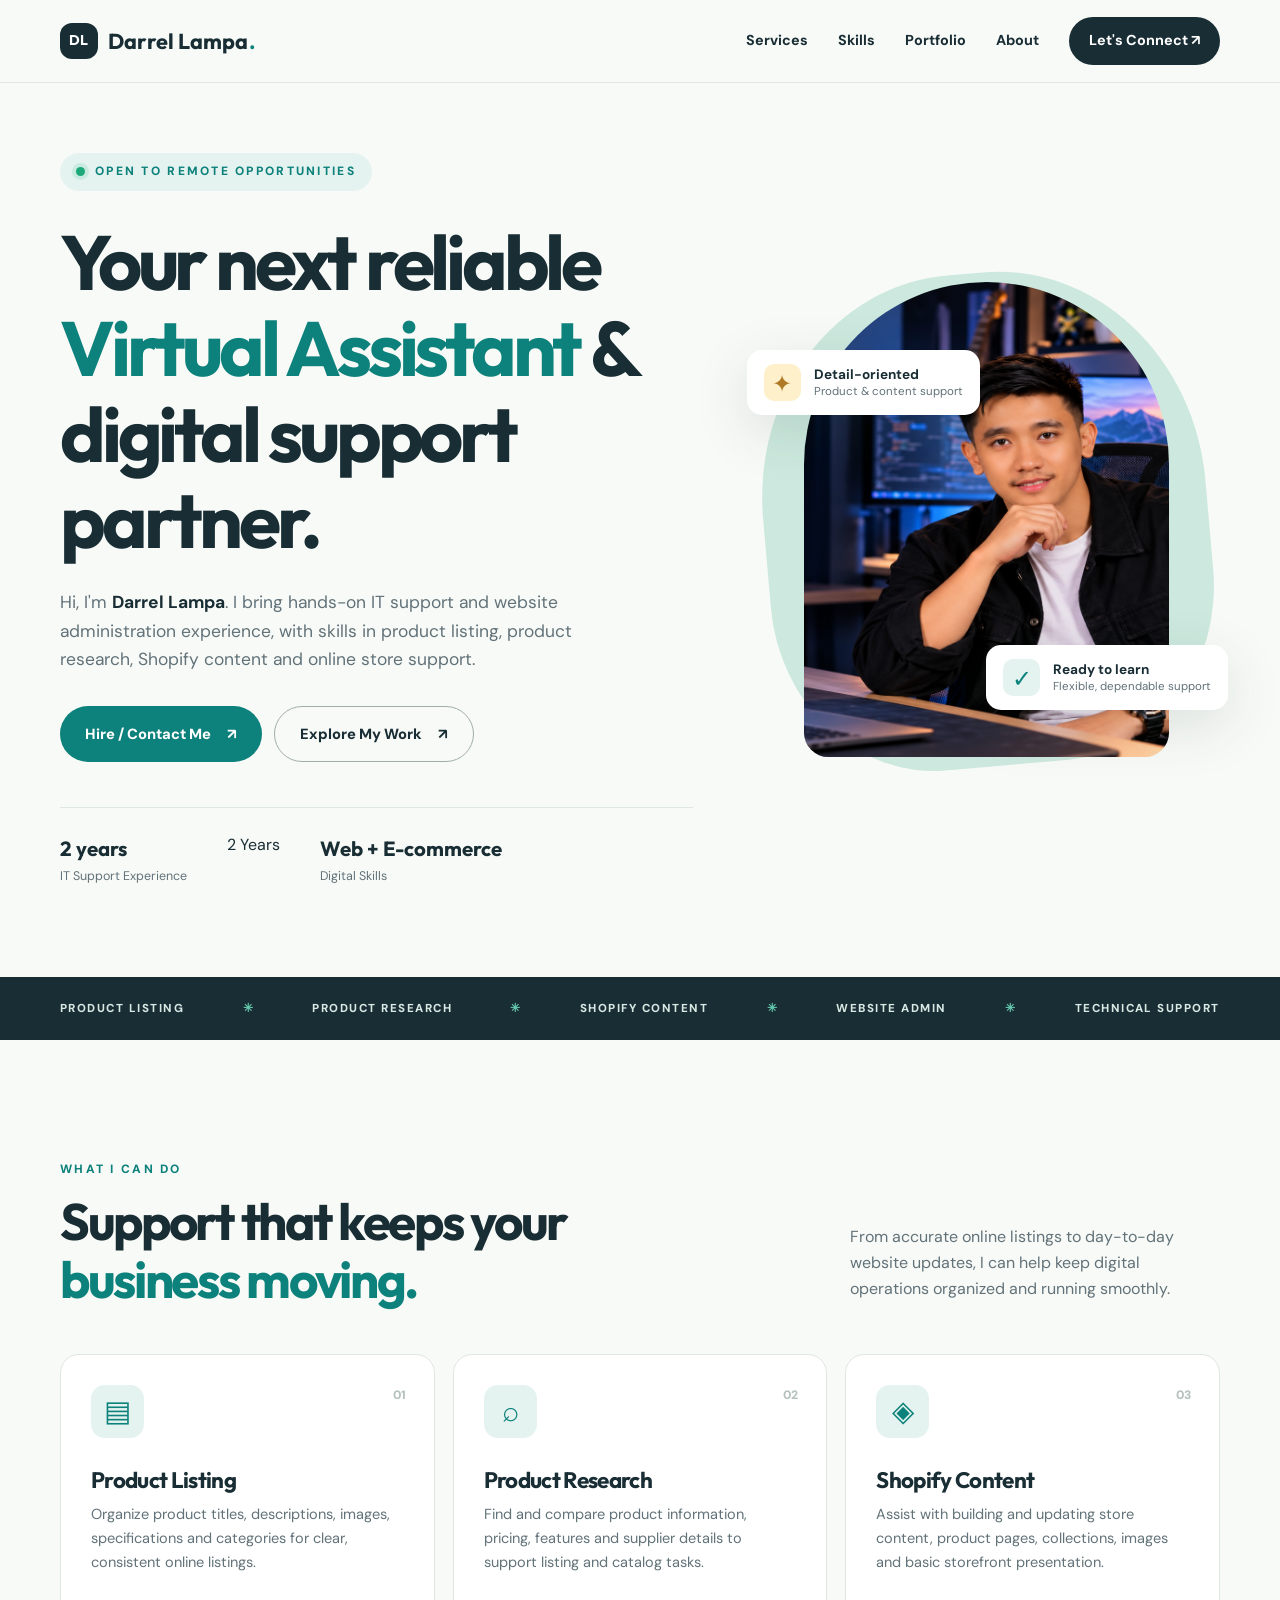
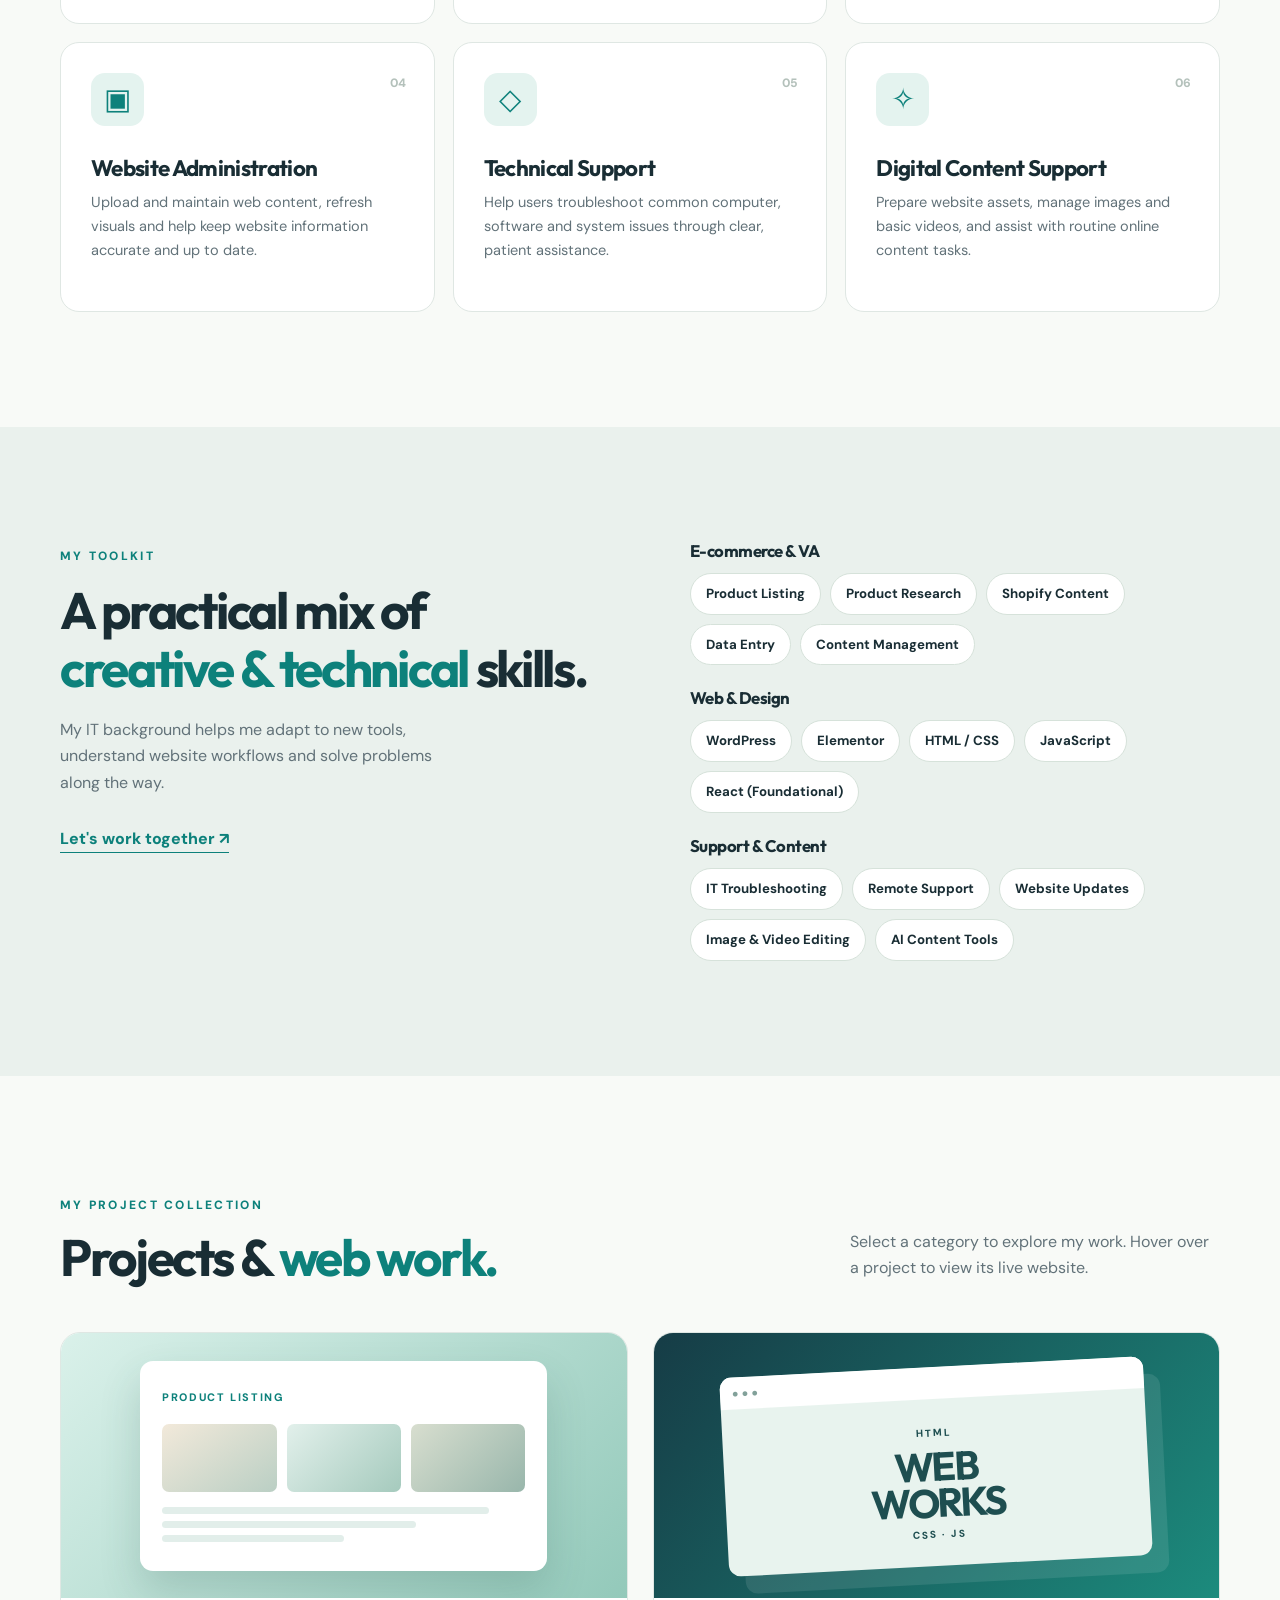
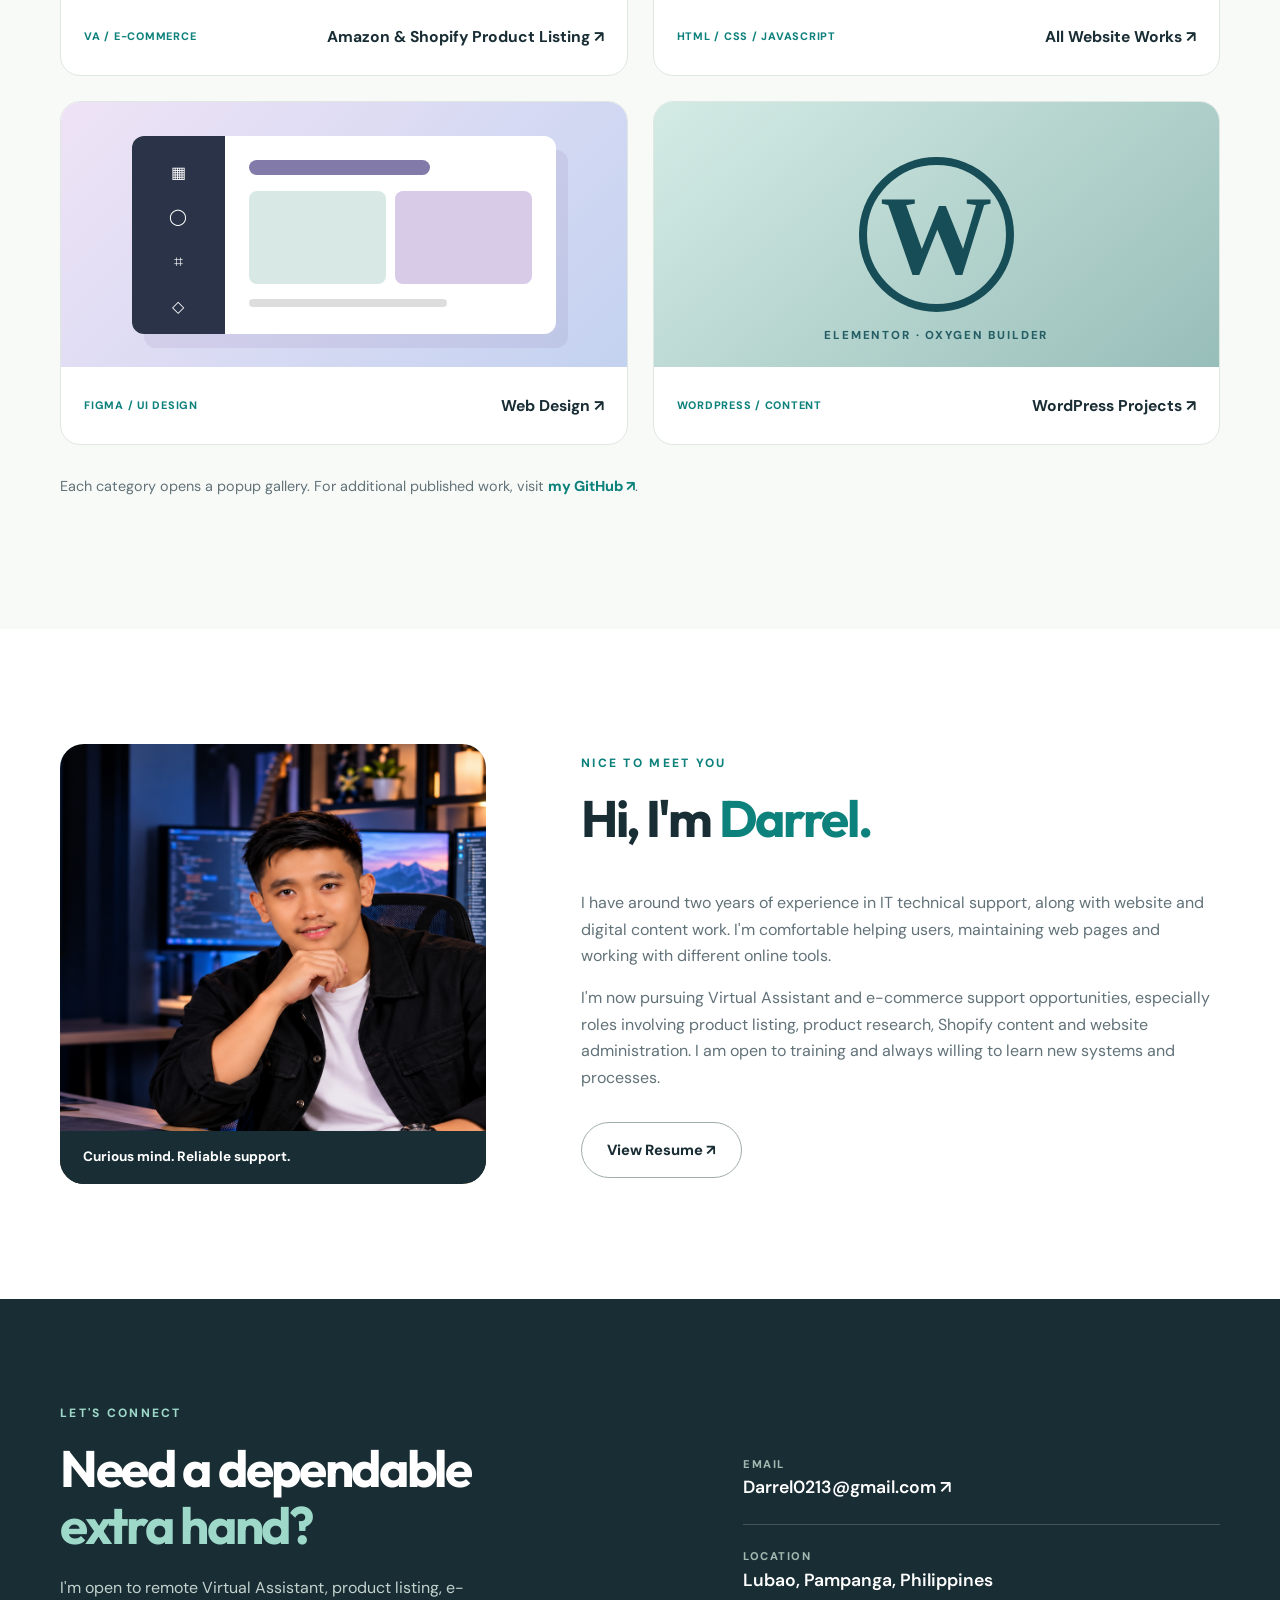
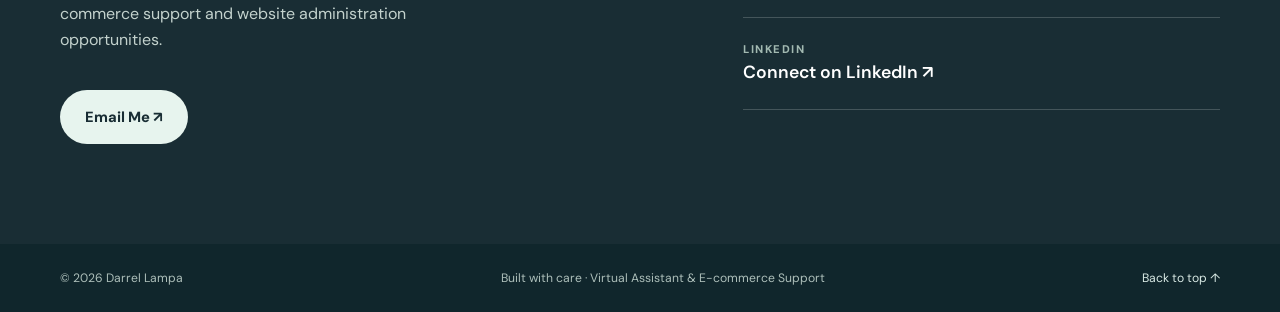
<file: index.html>
<!doctype html>
<html lang="en">
<head>
  <meta charset="UTF-8">
  <meta name="viewport" content="width=device-width,initial-scale=1">
  <meta name="description" content="Darrel Lampa — Virtual Assistant, E-commerce Support, Product Listing, Product Research, Shopify Content and Web Administration.">
  <title>Darrel Lampa | Virtual Assistant & E-commerce Support</title>
  <link rel="preconnect" href="https://fonts.googleapis.com">
  <link rel="preconnect" href="https://fonts.gstatic.com" crossorigin>
  <link href="https://fonts.googleapis.com/css2?family=DM+Sans:wght@400;500;600;700&family=Outfit:wght@400;500;600;700;800&display=swap" rel="stylesheet">
  <link rel="stylesheet" href="style.css">
</head>
<body>
  <header class="site-header"><div class="shell nav">
    <a class="logo" href="#home"><span class="logo-mark">DL</span> Darrel Lampa<span class="logo-dot">.</span></a>
    <button class="menu-toggle" aria-expanded="false" aria-controls="nav-links" aria-label="Toggle navigation">☰</button>
    <nav id="nav-links" class="nav-links" aria-label="Main navigation"><a href="#services">Services</a><a href="#skills">Skills</a><a href="#projects">Portfolio</a><a href="#about">About</a><a class="nav-contact" href="#contact">Let's Connect ↗</a></nav>
  </div></header>
  <main>
    <section class="hero shell" id="home">
      <div class="hero-copy"><div class="eyebrow"><span class="online-dot"></span> OPEN TO REMOTE OPPORTUNITIES</div>
        <h1>Your next reliable <em>Virtual Assistant</em> & digital support partner.</h1>
        <p class="hero-lead">Hi, I'm <strong>Darrel Lampa</strong>. I bring hands-on IT support and website administration experience, with skills in product listing, product research, Shopify content and online store support.</p>
        <div class="hero-actions"><a class="button button-primary" href="#contact">Hire / Contact Me <span>↗</span></a><a class="button button-outline" href="#projects">Explore My Work <span>↗</span></a></div>
        <div class="hero-meta"><div><strong>2 years</strong><span>IT Support Experience</span></div>2 Years<div><strong>Web + E-commerce</strong><span>Digital Skills</span></div></div>
      </div>
      <div class="hero-visual"><div class="portrait-halo"></div><div class="portrait-frame"><img src="img/ny.png" alt="Portrait of Darrel Lampa" onerror="this.style.display='none';this.parentElement.classList.add('missing-photo')"><div class="portrait-fallback">DL<span>Add your photo as<br>img/ny.png</span></div></div><div class="float-card float-card-top"><span class="float-icon">✦</span><div><strong>Detail-oriented</strong><small>Product & content support</small></div></div><div class="float-card float-card-bottom"><span class="float-icon mint">✓</span><div><strong>Ready to learn</strong><small>Flexible, dependable support</small></div></div></div>
    </section>
    <div class="expertise-band"><div class="shell expertise-inner"><span>PRODUCT LISTING</span><b>✳</b><span>PRODUCT RESEARCH</span><b>✳</b><span>SHOPIFY CONTENT</span><b>✳</b><span>WEBSITE ADMIN</span><b>✳</b><span>TECHNICAL SUPPORT</span></div></div>
    <section class="section shell" id="services"><div class="section-head"><div><span class="section-tag">WHAT I CAN DO</span><h2>Support that keeps your<br><em>business moving.</em></h2></div><p>From accurate online listings to day-to-day website updates, I can help keep digital operations organized and running smoothly.</p></div>
      <div class="service-grid">
        <article class="service-card"><span class="service-icon">▤</span><span class="service-num">01</span><h3>Product Listing</h3><p>Organize product titles, descriptions, images, specifications and categories for clear, consistent online listings.</p></article>
        <article class="service-card"><span class="service-icon">⌕</span><span class="service-num">02</span><h3>Product Research</h3><p>Find and compare product information, pricing, features and supplier details to support listing and catalog tasks.</p></article>
        <article class="service-card"><span class="service-icon">◈</span><span class="service-num">03</span><h3>Shopify Content</h3><p>Assist with building and updating store content, product pages, collections, images and basic storefront presentation.</p></article>
        <article class="service-card"><span class="service-icon">▣</span><span class="service-num">04</span><h3>Website Administration</h3><p>Upload and maintain web content, refresh visuals and help keep website information accurate and up to date.</p></article>
        <article class="service-card"><span class="service-icon">◇</span><span class="service-num">05</span><h3>Technical Support</h3><p>Help users troubleshoot common computer, software and system issues through clear, patient assistance.</p></article>
        <article class="service-card"><span class="service-icon">✧</span><span class="service-num">06</span><h3>Digital Content Support</h3><p>Prepare website assets, manage images and basic videos, and assist with routine online content tasks.</p></article>
      </div>
    </section>
    <section class="section skills-section" id="skills"><div class="shell skills-layout"><div><span class="section-tag">MY TOOLKIT</span><h2>A practical mix of<br><em>creative & technical</em> skills.</h2><p>My IT background helps me adapt to new tools, understand website workflows and solve problems along the way.</p><a class="text-link" href="#contact">Let's work together ↗</a></div><div class="skill-groups"><div><h3>E-commerce & VA</h3><div class="tags"><span>Product Listing</span><span>Product Research</span><span>Shopify Content</span><span>Data Entry</span><span>Content Management</span></div></div><div><h3>Web & Design</h3><div class="tags"><span>WordPress</span><span>Elementor</span><span>HTML / CSS</span><span>JavaScript</span><span>React (Foundational)</span></div></div><div><h3>Support & Content</h3><div class="tags"><span>IT Troubleshooting</span><span>Remote Support</span><span>Website Updates</span><span>Image & Video Editing</span><span>AI Content Tools</span></div></div></div></div></section>
    <section class="section shell" id="projects">
  <div class="section-head"><div><span class="section-tag">MY PROJECT COLLECTION</span><h2>Projects & <em>web work.</em></h2></div><p>Select a category to explore my work. Hover over a project to view its live website.</p></div>
  <div class="project-grid category-grid">
    <button type="button" class="project-card category-card" data-gallery="va" aria-haspopup="dialog"><div class="project-thumb category-art va-art"><div class="art-ui"><span>PRODUCT LISTING</span><div class="art-product"><i></i><i></i><i></i></div><div class="art-bars"><b></b><b></b><b></b></div></div><span class="category-hover">Explore projects ↗</span></div><div class="project-label"><span>VA / E-COMMERCE</span><strong>Amazon & Shopify Product Listing ↗</strong></div></button>
    <button type="button" class="project-card category-card" data-gallery="websites" aria-haspopup="dialog"><div class="project-thumb category-art sites-art"><div class="art-browser"><div class="browser-dots">● ● ●</div><div class="browser-display"><span>HTML</span><strong>WEB<br>WORKS</strong><span>CSS · JS</span></div></div><span class="category-hover">Explore 43 websites ↗</span></div><div class="project-label"><span>HTML / CSS / JAVASCRIPT</span><strong>All Website Works ↗</strong></div></button>
    <button type="button" class="project-card category-card" data-gallery="design" aria-haspopup="dialog"><div class="project-thumb category-art design-art"><div class="design-mock"><div class="design-sidebar">▦<br>◯<br>⌗<br>◇</div><div class="design-canvas"><div class="design-title"></div><div class="design-tiles"><i></i><i></i></div><div class="design-line"></div></div></div><span class="category-hover">Explore designs ↗</span></div><div class="project-label"><span>FIGMA / UI DESIGN</span><strong>Web Design ↗</strong></div></button>
    <button type="button" class="project-card category-card" data-gallery="wordpress" aria-haspopup="dialog"><div class="project-thumb category-art wp-art"><div class="wp-symbol">W</div><span class="wp-decoration">ELEMENTOR · OXYGEN BUILDER</span><span class="category-hover">Explore WordPress work ↗</span></div><div class="project-label"><span>WORDPRESS / CONTENT</span><strong>WordPress Projects ↗</strong></div></button>
  </div>
  <p class="projects-note">Each category opens a popup gallery. For additional published work, visit <a href="https://github.com/Darrellampa" target="_blank" rel="noopener noreferrer">my GitHub ↗</a>.</p>
</section>
<dialog class="portfolio-dialog" id="portfolio-dialog" aria-labelledby="gallery-title"><div class="dialog-top"><div><span class="section-tag" id="gallery-kicker">PROJECT GALLERY</span><h2 id="gallery-title">Website projects</h2><p id="gallery-description"></p></div><button class="dialog-close" type="button" id="close-gallery" aria-label="Close gallery">✕</button></div><div id="gallery-tools" class="gallery-tools"><label class="gallery-search-label">Search websites <input id="gallery-search" type="search" placeholder="Search by name…"></label><span id="gallery-count" aria-live="polite"></span></div><div id="gallery-grid" class="gallery-grid"></div><div id="gallery-footer" class="gallery-footer"></div></dialog>
<section class="section about-section" id="about"><div class="shell about-layout"><div class="about-photo"><img src="img/ny.png" alt="Darrel Lampa" loading="lazy" onerror="this.style.display='none'"> <span>Curious mind. Reliable support.</span></div><div class="about-copy"><span class="section-tag">NICE TO MEET YOU</span><h2>Hi, I'm <em>Darrel.</em></h2><p>I have around two years of experience in IT technical support, along with website and digital content work. I'm comfortable helping users, maintaining web pages and working with different online tools.</p><p>I'm now pursuing Virtual Assistant and e-commerce support opportunities, especially roles involving product listing, product research, Shopify content and website administration. I am open to training and always willing to learn new systems and processes.</p><a class="button button-outline" href="https://drive.google.com/file/d/1pJ0x6sw8Fba4EsSI_oV6tQrUpC12UH1s/view?usp=sharing" target="_blank" rel="noopener noreferrer">View Resume ↗</a></div></div></section>
    <section class="contact-section" id="contact"><div class="shell contact-layout"><div><span class="section-tag light">LET'S CONNECT</span><h2>Need a dependable<br><em>extra hand?</em></h2><p>I'm open to remote Virtual Assistant, product listing, e-commerce support and website administration opportunities.</p><a class="button button-light" href="mailto:Darrel0213@gmail.com">Email Me ↗</a></div><div class="contact-details"><a href="mailto:Darrel0213@gmail.com"><small>EMAIL</small><strong>Darrel0213@gmail.com ↗</strong></a><div><small>LOCATION</small><strong>Lubao, Pampanga, Philippines</strong></div><a href="https://www.linkedin.com/in/darrel-lampa-314783265/" target="_blank" rel="noopener noreferrer"><small>LINKEDIN</small><strong>Connect on LinkedIn ↗</strong></a></div></div></section>
  </main><footer class="site-footer"><div class="shell footer-inner"><span>© <span id="year">2026</span> Darrel Lampa</span><span>Built with care · Virtual Assistant & E-commerce Support</span><a href="#home">Back to top ↑</a></div></footer>
  <script src="app.js"></script 
<!-- Google tag (gtag.js) -->
<script async src="https://www.googletagmanager.com/gtm.js?id=GTM-M6CR3RWJ"></script>
<script>
  window.dataLayer = window.dataLayer || [];
  function gtag(){dataLayer.push(arguments);}
  gtag('js', new Date());
</script>

</body>
</html>
</file>
<file: style.css>
:root{--ink:#192d34;--muted:#627279;--accent:#0d817b;--mint:#e4f3ef;--paper:#f8faf7;--line:#dfe7e3}*{box-sizing:border-box}html{scroll-behavior:smooth}body{margin:0;background:var(--paper);color:var(--ink);font-family:'DM Sans',sans-serif;font-size:16px;line-height:1.65}h1,h2,h3,p{margin-top:0}h1,h2,h3,.logo{font-family:Outfit,sans-serif;line-height:1.12}h1{font-size:clamp(3.1rem,6vw,6.2rem);letter-spacing:-.055em}h2{font-size:clamp(2.4rem,4vw,4rem);letter-spacing:-.045em}h3{font-size:1.4rem;letter-spacing:-.03em}em{font-style:normal;color:var(--accent)}a{color:inherit;text-decoration:none}.shell{width:min(1160px,calc(100% - 48px));margin:auto}.site-header{position:sticky;top:0;background:rgba(248,250,247,.94);backdrop-filter:blur(16px);z-index:10;border-bottom:1px solid var(--line)}.nav{display:flex;align-items:center;justify-content:space-between;min-height:82px;gap:20px}.logo{font-size:1.35rem;font-weight:700;display:flex;align-items:center;gap:10px;white-space:nowrap}.logo-mark{background:var(--ink);color:white;padding:10px 9px;border-radius:12px;font-size:.88rem;letter-spacing:.03em}.logo-dot{color:var(--accent);margin-left:-9px}.nav-links{display:flex;align-items:center;gap:30px;font-size:.9rem;font-weight:700}.nav-links>a:hover{color:var(--accent)}.nav-contact{background:var(--ink);color:white;padding:12px 20px;border-radius:50px}.nav-links .nav-contact:hover{background:var(--accent);color:#fff}.menu-toggle{display:none;border:0;background:none;font-size:1.7rem;cursor:pointer}.hero{display:grid;grid-template-columns:1.15fr .85fr;align-items:center;min-height:720px;gap:60px;padding-top:70px;padding-bottom:90px}.eyebrow,.section-tag{font-size:.75rem;font-weight:800;letter-spacing:.19em;color:var(--accent)}.eyebrow{display:inline-flex;align-items:center;gap:10px;background:var(--mint);border-radius:30px;padding:9px 16px;margin-bottom:28px}.online-dot{width:9px;height:9px;border-radius:50%;background:#1ca878;box-shadow:0 0 0 4px #c9eadf}.hero h1{margin-bottom:25px}.hero-lead{max-width:550px;color:var(--muted);font-size:1.09rem}.hero-lead strong{color:var(--ink)}.hero-actions{display:flex;flex-wrap:wrap;gap:12px;margin:32px 0 45px}.button{display:inline-flex;justify-content:center;align-items:center;gap:16px;padding:15px 25px;border-radius:100px;font-weight:800;font-size:.92rem;transition:transform .2s,background .2s}.button:hover{transform:translateY(-3px)}.button-primary{background:var(--accent);color:white}.button-outline{border:1px solid #9faeaa}.hero-meta{display:flex;gap:40px;border-top:1px solid var(--line);padding-top:24px}.hero-meta>div{display:flex;flex-direction:column}.hero-meta strong{font-family:Outfit;font-size:1.28rem}.hero-meta span{font-size:.78rem;color:var(--muted)}.hero-visual{position:relative;min-height:560px;display:flex;align-items:center;justify-content:center}.portrait-halo{position:absolute;width:95%;height:88%;border-radius:46% 46% 36% 36%;background:#cde9df;transform:rotate(-5deg)}.portrait-frame{position:relative;width:78%;height:475px;border-radius:210px 210px 28px 28px;overflow:hidden;background:linear-gradient(135deg,#b8e2d5,#e6eae4)}.portrait-frame img{display:block;width:100%;height:100%;object-fit:cover;object-position:center top}.portrait-fallback{display:none;align-items:center;justify-content:center;flex-direction:column;height:100%;color:var(--accent);font-family:Outfit;font-size:6rem;font-weight:800}.portrait-frame.missing-photo .portrait-fallback{display:flex}.portrait-fallback span{font-family:'DM Sans';font-size:.9rem;line-height:1.5;text-align:center;color:var(--muted)}.float-card{position:absolute;display:flex;gap:13px;align-items:center;background:white;box-shadow:0 16px 55px #16352a20;padding:14px 17px;border-radius:15px;z-index:2}.float-card-top{top:110px;left:-6px}.float-card-bottom{right:-8px;bottom:90px}.float-icon{display:grid;place-items:center;width:37px;height:37px;border-radius:10px;background:#fff0cc;color:#af7925;font-size:1.5rem}.float-icon.mint{background:var(--mint);color:var(--accent)}.float-card strong,.float-card small{display:block;line-height:1.4}.float-card strong{font-size:.85rem}.float-card small{font-size:.72rem;color:var(--muted)}.expertise-band{background:var(--ink);color:#d8e9e4;overflow:hidden}.expertise-inner{display:flex;align-items:center;justify-content:space-between;gap:20px;padding:22px 0;font-size:.72rem;font-weight:800;letter-spacing:.13em;white-space:nowrap}.expertise-inner b{color:#65c9ae}.section{padding-top:115px;padding-bottom:115px}.section-head{display:flex;justify-content:space-between;gap:50px;align-items:end;margin-bottom:46px}.section-head h2{margin:12px 0 0}.section-head p{max-width:370px;color:var(--muted);margin-bottom:5px}.service-grid{display:grid;grid-template-columns:repeat(3,1fr);gap:18px}.service-card{background:white;border:1px solid var(--line);border-radius:19px;padding:30px;min-height:270px;position:relative;transition:transform .25s,box-shadow .25s}.service-card:hover{transform:translateY(-6px);box-shadow:0 15px 35px #203b3010}.service-icon{display:grid;place-items:center;width:53px;height:53px;background:var(--mint);color:var(--accent);border-radius:14px;font-size:1.8rem;margin-bottom:30px}.service-num{position:absolute;right:28px;top:30px;color:#b4c1bb;font-size:.76rem;font-weight:800}.service-card h3{margin-bottom:10px}.service-card p{font-size:.91rem;color:var(--muted);margin:0}.skills-section{background:#eaf1ed}.skills-layout{display:grid;grid-template-columns:1fr 1fr;gap:100px}.skills-layout h2{margin:14px 0 20px}.skills-layout p{color:var(--muted);max-width:380px}.text-link{display:inline-block;margin-top:14px;color:var(--accent);font-weight:800;border-bottom:1px solid var(--accent)}.skill-groups{display:grid;gap:24px}.skill-groups h3{font-size:1.05rem;margin-bottom:12px}.tags{display:flex;flex-wrap:wrap;gap:9px}.tags span{background:white;border:1px solid #d6e2da;border-radius:30px;padding:9px 15px;font-size:.83rem;font-weight:700}.project-grid{display:grid;grid-template-columns:repeat(2,1fr);gap:25px}.project-card{border-radius:20px;overflow:hidden;background:white;border:1px solid var(--line);transition:transform .2s}.project-card:hover{transform:translateY(-5px)}.project-thumb{height:265px;background:linear-gradient(135deg,#d5e6dc,#edf1eb);overflow:hidden}.project-thumb img{width:100%;height:100%;object-fit:cover;transition:transform .3s}.project-card:hover img{transform:scale(1.04)}.project-label{display:flex;justify-content:space-between;align-items:center;gap:10px;padding:20px 23px}.project-label span{font-size:.68rem;color:var(--accent);font-weight:800;letter-spacing:.07em}.project-label strong{font-size:.98rem}.projects-note{margin-top:30px;color:var(--muted);font-size:.9rem}.projects-note a{color:var(--accent);font-weight:800}.about-section{background:white}.about-layout{display:grid;grid-template-columns:.8fr 1.2fr;gap:95px;align-items:center}.about-photo{background:#d7e9df;border-radius:24px;overflow:hidden;min-height:440px;display:flex;flex-direction:column;justify-content:end;position:relative}.about-photo img{width:100%;height:440px;object-fit:cover;object-position:top;position:absolute;inset:0}.about-photo span{position:relative;background:var(--ink);color:white;padding:15px 23px;font-size:.85rem;font-weight:700}.about-copy h2{margin-top:15px}.about-copy p{color:var(--muted);font-size:1rem}.about-copy .button{margin-top:15px}.contact-section{background:var(--ink);color:white;padding:100px 0}.contact-layout{display:grid;grid-template-columns:1.1fr .9fr;gap:100px}.section-tag.light{color:#9dd8c8}.contact-layout h2{margin:15px 0 20px}.contact-layout h2 em{color:#9dd8c8}.contact-layout p{max-width:440px;color:#c3d2cd}.button-light{margin-top:20px;background:#e7f4ee;color:var(--ink)}.contact-details{display:grid;align-content:center}.contact-details>div,.contact-details>a{border-bottom:1px solid #ffffff30;padding:22px 0;display:flex;flex-direction:column}.contact-details small{color:#a2b9b1;letter-spacing:.14em;font-size:.7rem;font-weight:800}.contact-details strong{font-size:1.1rem;font-weight:600}.site-footer{background:#10262c;color:#adbfba}.footer-inner{display:flex;justify-content:space-between;gap:20px;padding:24px 0;font-size:.76rem}.footer-inner a{color:#d8e9e4}@media(max-width:950px){.nav-links{gap:14px}.hero{gap:25px}.hero-visual{min-height:470px}.portrait-frame{height:400px}.float-card-top{left:0}.float-card-bottom{right:0}.expertise-inner{flex-wrap:wrap;justify-content:center}.skills-layout,.about-layout,.contact-layout{gap:40px}}@media(max-width:720px){.shell{width:min(100% - 34px,560px)}.nav{min-height:68px}.menu-toggle{display:block}.nav-links{display:none;position:absolute;top:68px;left:0;right:0;background:var(--paper);padding:22px;box-shadow:0 13px 18px #0a3a2a14;flex-direction:column;align-items:stretch}.nav-links.open{display:flex}.hero{grid-template-columns:1fr;padding-top:50px;padding-bottom:65px;gap:10px}.hero h1{font-size:clamp(3rem,11vw,4.5rem)}.hero-visual{min-height:450px}.portrait-frame{height:390px;max-width:340px}.float-card-top{top:55px}.float-card-bottom{bottom:33px}.hero-meta{gap:22px}.section{padding-top:75px;padding-bottom:75px}.section-head{display:block}.section-head p{margin-top:18px}.service-grid{grid-template-columns:1fr}.service-card{min-height:unset}.skills-layout,.about-layout,.contact-layout{grid-template-columns:1fr}.project-grid{grid-template-columns:1fr}.project-label{flex-direction:column;align-items:flex-start}.project-thumb{height:220px}.about-photo{min-height:360px}.about-photo img{height:360px}.contact-section{padding:75px 0}.footer-inner{flex-direction:column;gap:8px}.expertise-inner{font-size:.62rem;gap:13px}}

/* Expanded HTML website archive */
.works-launch{margin-top:38px;border:1px solid #cadfd7;background:linear-gradient(115deg,#e5f4ee,#fafdFA);border-radius:22px;padding:26px 30px;display:flex;justify-content:space-between;align-items:center;gap:22px}.works-launch h3{font-size:2rem;margin:8px 0}.works-launch p{color:var(--muted);margin:0;max-width:480px}.works-launch .button{border:0;cursor:pointer;white-space:nowrap}.works-gallery{margin-top:25px}.works-gallery[hidden]{display:none}.works-toolbar{display:flex;justify-content:space-between;gap:16px;flex-wrap:wrap;align-items:center}.works-filters{display:flex;gap:7px;flex-wrap:wrap}.works-filter{cursor:pointer;border:1px solid var(--line);background:white;color:var(--ink);border-radius:35px;padding:9px 15px;font:700 .84rem 'DM Sans',sans-serif}.works-filter.active,.works-filter:hover{background:var(--ink);color:white}.works-search input{background:#fff;border:1px solid var(--line);border-radius:30px;padding:11px 16px;font:inherit;width:220px;max-width:100%}.works-count{font-size:.85rem;color:var(--muted);margin:19px 0}.works-grid{display:grid;grid-template-columns:repeat(3,minmax(0,1fr));gap:19px}.work-card{display:block;background:white;overflow:hidden;border:1px solid var(--line);border-radius:16px;transition:transform .2s,box-shadow .2s}.work-card:hover,.work-card:focus-visible{transform:translateY(-5px);box-shadow:0 17px 35px #193d3230}.work-preview{height:190px;position:relative;overflow:hidden;background:linear-gradient(135deg,#16474a,#0e817b 55%,#b0ead5);display:grid;place-items:center}.work-preview img{display:block;position:absolute;inset:0;width:100%;height:100%;object-fit:cover;object-position:top;transition:transform .35s}.work-card:hover .work-preview img{transform:scale(1.07)}.work-placeholder{font-family:Outfit,sans-serif;font-weight:800;letter-spacing:-.04em;font-size:1.8rem;color:#fff;text-align:center;padding:18px;overflow-wrap:anywhere}.work-overlay{position:absolute;inset:0;display:flex;justify-content:center;align-items:center;background:#10262cc9;color:white;font-weight:800;opacity:0;transition:opacity .25s}.work-card:hover .work-overlay,.work-card:focus-visible .work-overlay{opacity:1}.work-details{padding:14px 17px 17px}.work-details small{display:block;color:var(--accent);font-size:.65rem;letter-spacing:.1em;text-transform:uppercase;font-weight:800;margin-bottom:6px}.work-details strong{font-family:Outfit,sans-serif;font-size:1.12rem;display:block;overflow-wrap:anywhere}.works-footnote{color:var(--muted);font-size:.78rem;margin:18px 0 24px}.future-projects{border:1px dashed #b7cbc4;border-radius:20px;padding:22px}.future-projects h3{margin-bottom:7px}.future-projects p{color:var(--muted);font-size:.85rem}.future-slots{display:grid;grid-template-columns:repeat(6,minmax(0,1fr));gap:10px}.future-slot{border-radius:12px;min-height:80px;background:var(--mint);display:flex;flex-direction:column;justify-content:center;align-items:center;color:var(--accent)}.future-slot span{font-weight:800;font-size:1.2rem}.future-slot small{font-size:.65rem}.sr-only{position:absolute;width:1px;height:1px;padding:0;margin:-1px;overflow:hidden;clip:rect(0,0,0,0);white-space:nowrap;border:0}@media(max-width:950px){.works-grid{grid-template-columns:repeat(2,minmax(0,1fr))}.future-slots{grid-template-columns:repeat(3,1fr)}}@media(max-width:720px){.works-launch{flex-direction:column;align-items:stretch;padding:22px}.works-launch .button{align-self:flex-start}.works-grid{grid-template-columns:1fr}.works-search,.works-search input{width:100%}.future-slots{grid-template-columns:repeat(2,1fr)}.work-overlay{opacity:1;background:linear-gradient(0deg,#10262cbb,transparent 55%);align-items:flex-end;padding-bottom:18px}}


/* Popup category portfolio */
.category-card{padding:0;text-align:left;width:100%;font:inherit;color:inherit;cursor:pointer;appearance:none;display:block}.category-card:focus-visible,.dialog-close:focus-visible,.gallery-view:focus-visible{outline:3px solid #0d817b;outline-offset:4px}.category-card .project-label{min-height:77px}.category-art{position:relative;display:grid;place-items:center;isolation:isolate}.category-hover{position:absolute;inset:0;background:rgba(11,39,43,.7);color:white;display:grid;place-items:center;font-family:Outfit,sans-serif;font-size:1.3rem;font-weight:800;opacity:0;transition:opacity .25s}.category-card:hover .category-hover,.category-card:focus-visible .category-hover{opacity:1}.va-art{background:linear-gradient(135deg,#daf1ea,#93c9ba)}.art-ui{width:72%;background:#fff;border-radius:13px;padding:22px;box-shadow:0 20px 40px #26564b30}.art-ui>span{font-size:.68rem;color:#0d817b;font-weight:800;letter-spacing:.15em}.art-product{display:flex;gap:10px;margin:15px 0}.art-product i{height:68px;flex:1;border-radius:7px;background:linear-gradient(145deg,#f2e9da,#bacfc4)}.art-product i:nth-child(2){background:linear-gradient(135deg,#e2f0eb,#a5cabd)}.art-product i:nth-child(3){background:linear-gradient(135deg,#d8decf,#98b6ab)}.art-bars b{display:block;background:#e2eeea;width:90%;height:7px;margin:7px 0;border-radius:5px}.art-bars b:nth-child(2){width:70%}.art-bars b:nth-child(3){width:50%}.sites-art{background:linear-gradient(130deg,#163c46,#1c8b7d)}.art-browser{width:75%;height:75%;border-radius:12px;background:#e8f3ee;overflow:hidden;transform:rotate(-3deg);box-shadow:16px 18px 0 #ffffff19}.browser-dots{background:#fff;padding:7px 12px;color:#82a19a;font-size:.7rem}.browser-display{height:calc(100% - 29px);display:flex;flex-direction:column;align-items:center;justify-content:center;color:#1e4e50}.browser-display strong{font-family:Outfit,sans-serif;font-size:2.5rem;line-height:.9;letter-spacing:-.055em;text-align:center}.browser-display span{font-size:.63rem;font-weight:800;letter-spacing:.2em;margin:7px}.design-art{background:linear-gradient(135deg,#efe3f6,#c3d2f0)}.design-mock{width:75%;height:75%;background:white;border-radius:12px;display:flex;box-shadow:12px 14px 0 #8973a622;overflow:hidden}.design-sidebar{background:#2b3348;color:white;width:22%;text-align:center;line-height:2.8;padding-top:15px}.design-canvas{flex:1;padding:24px}.design-title{height:15px;width:64%;border-radius:8px;background:#827aa9}.design-tiles{display:flex;gap:9px;margin-top:16px;height:62%}.design-tiles i{flex:1;border-radius:8px;background:#d7e8e5}.design-tiles i+ i{background:#d7cbe7}.design-line{width:70%;height:8px;border-radius:4px;background:#ddd;margin-top:15px}.wp-art{background:linear-gradient(140deg,#d4ebe5,#98beb9)}.wp-symbol{font-family:Georgia,serif;font-weight:700;font-size:7rem;color:#164d57;border:8px solid #164d57;border-radius:50%;width:155px;height:155px;display:grid;place-items:center;line-height:1}.wp-decoration{position:absolute;bottom:22px;font-size:.72rem;letter-spacing:.16em;font-weight:800;color:#245e64}
body.modal-open{overflow:hidden}.portfolio-dialog{border:1px solid #d8e7e1;border-radius:23px;padding:32px;width:min(1150px,calc(100% - 28px));max-height:min(90vh,950px);background:#f8faf7;color:#192d34;box-shadow:0 32px 100px #031e2080}.portfolio-dialog::backdrop{background:#071d20a9;backdrop-filter:blur(6px)}.dialog-top{display:flex;align-items:start;justify-content:space-between;gap:24px}.dialog-top h2{font-size:clamp(2rem,4vw,3rem);margin:9px 0}.dialog-top p{color:#627279;margin:0 0 18px;max-width:700px}.dialog-close{flex:none;border:1px solid #dfe7e3;border-radius:50%;background:white;color:#19343a;width:44px;height:44px;cursor:pointer;font-size:1.2rem}.gallery-tools{display:flex;justify-content:space-between;align-items:end;gap:20px;margin:16px 0 24px}.gallery-tools[hidden]{display:none}.gallery-search-label{display:flex;gap:9px;flex-direction:column;font-size:.83rem;font-weight:800;color:#526a68}.gallery-search-label input{border:1px solid #c9dcd5;background:#fff;border-radius:12px;padding:12px 15px;width:min(450px,70vw);font:inherit}.gallery-grid{display:grid;grid-template-columns:repeat(3,minmax(0,1fr));gap:20px}.gallery-card{background:white;border:1px solid #dfe7e3;border-radius:16px;overflow:hidden;min-width:0}.gallery-preview{position:relative;aspect-ratio:16/10;background:linear-gradient(140deg,#c7e1d7,#e6f1ec);overflow:hidden}.gallery-preview img{width:100%;height:100%;object-fit:cover;object-position:top}.gallery-preview img[hidden]{display:none}.gallery-fallback{position:absolute;inset:0;display:none;place-items:center;text-align:center;padding:18px;font-family:Outfit,sans-serif;font-size:1.5rem;font-weight:700;color:#336860;background:linear-gradient(125deg,#d7ebe3,#adcfc6)}.gallery-fallback.visible{display:grid}.gallery-view,.gallery-not-ready{position:absolute;inset:0;display:grid;place-items:center;background:#0a3336bf;color:#fff;font-weight:800;font-size:1.05rem;opacity:0;transition:opacity .2s}.gallery-preview:hover .gallery-view,.gallery-preview:focus-within .gallery-view,.gallery-preview:hover .gallery-not-ready{opacity:1}.gallery-not-ready{background:#14393aab}.gallery-card-text{padding:15px;display:grid;gap:4px}.gallery-card-text small{font-size:.7rem;letter-spacing:.07em;text-transform:uppercase;color:#0d817b;font-weight:800}.gallery-card-text strong{font-size:.99rem}.gallery-upcoming{display:grid;place-items:center;text-align:center;min-height:175px;border:2px dashed #b6d1c7;border-radius:16px;color:#607970;font-weight:800;padding:20px}.gallery-footer{font-size:.85rem;color:#627279;padding:22px 0 0}@media(max-width:750px){.portfolio-dialog{padding:20px;max-height:94vh}.gallery-grid{grid-template-columns:repeat(2,minmax(0,1fr));gap:12px}.gallery-card-text{padding:10px}.gallery-card-text strong{font-size:.83rem}.gallery-view,.gallery-not-ready{opacity:1;background:#093e4475;font-size:.8rem}.category-art{height:210px}}@media(max-width:430px){.gallery-grid{grid-template-columns:1fr}.gallery-preview{aspect-ratio:16/9}}
</file>
